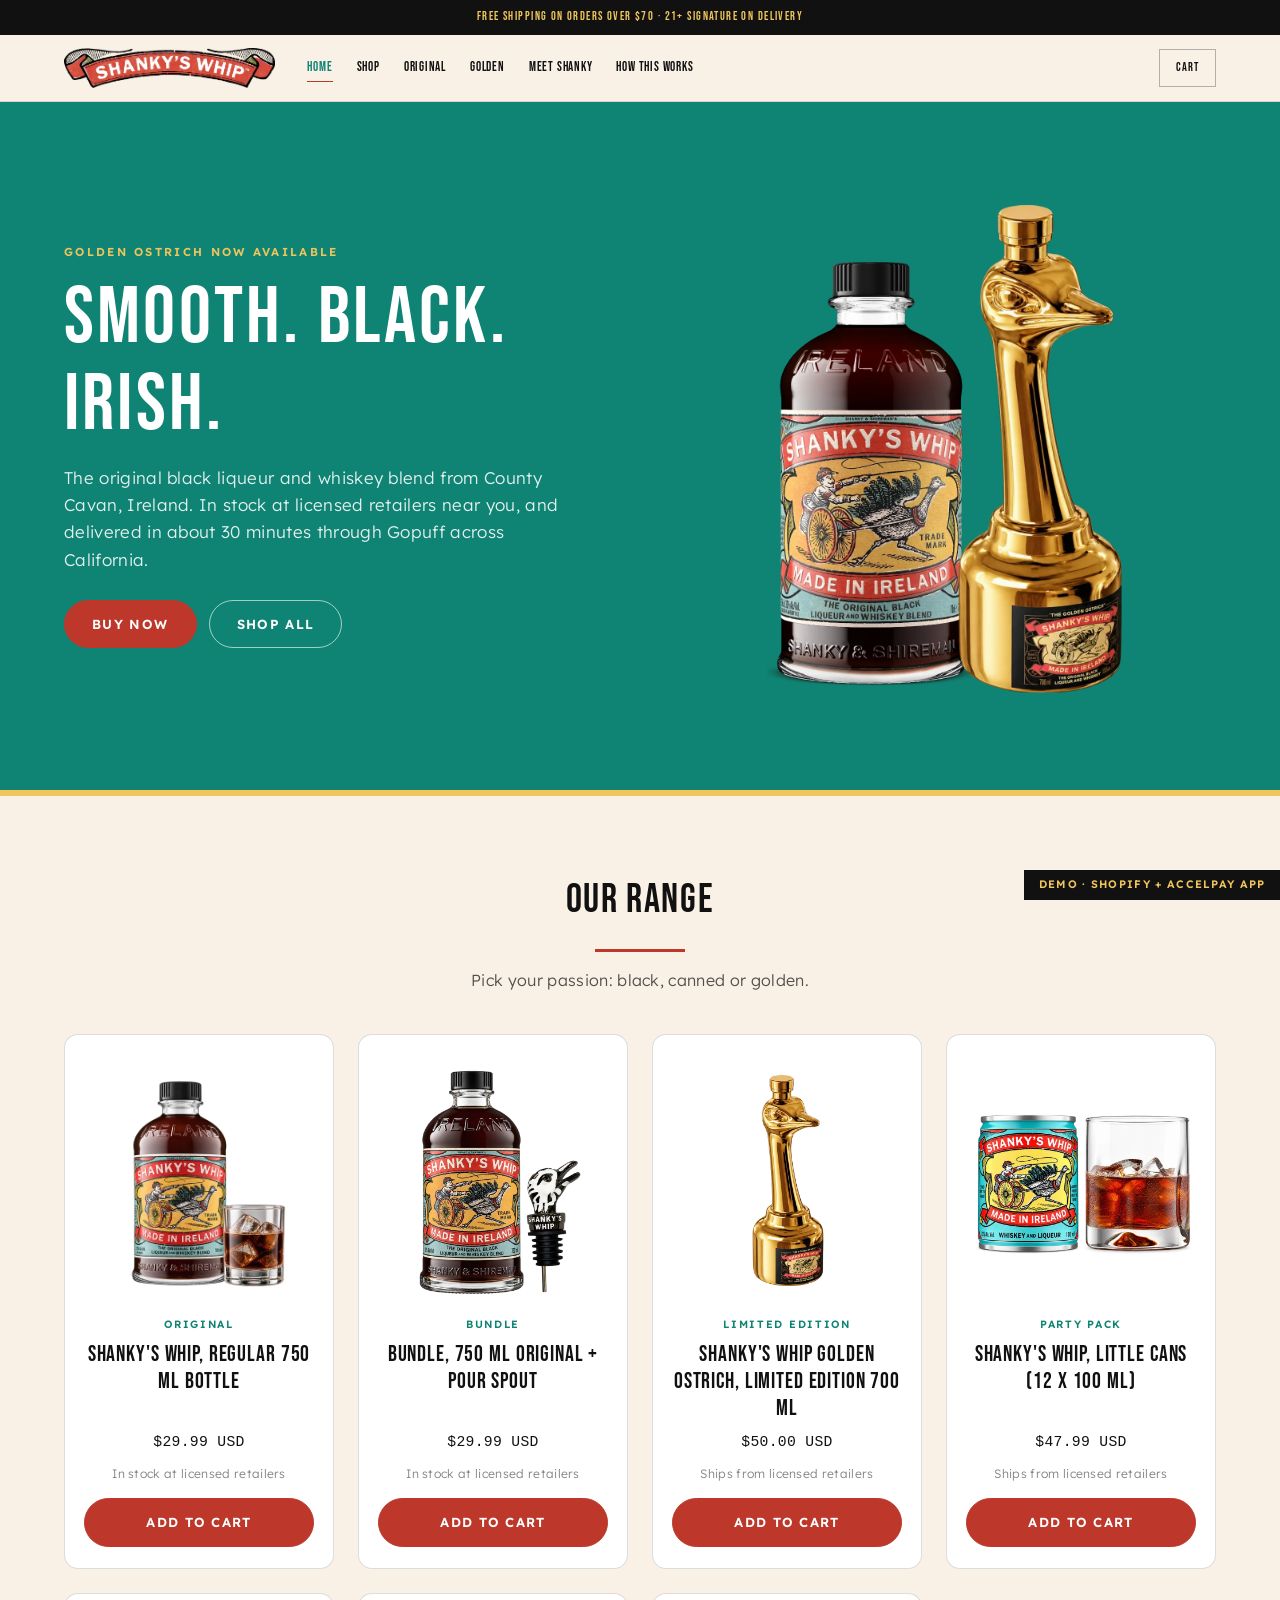
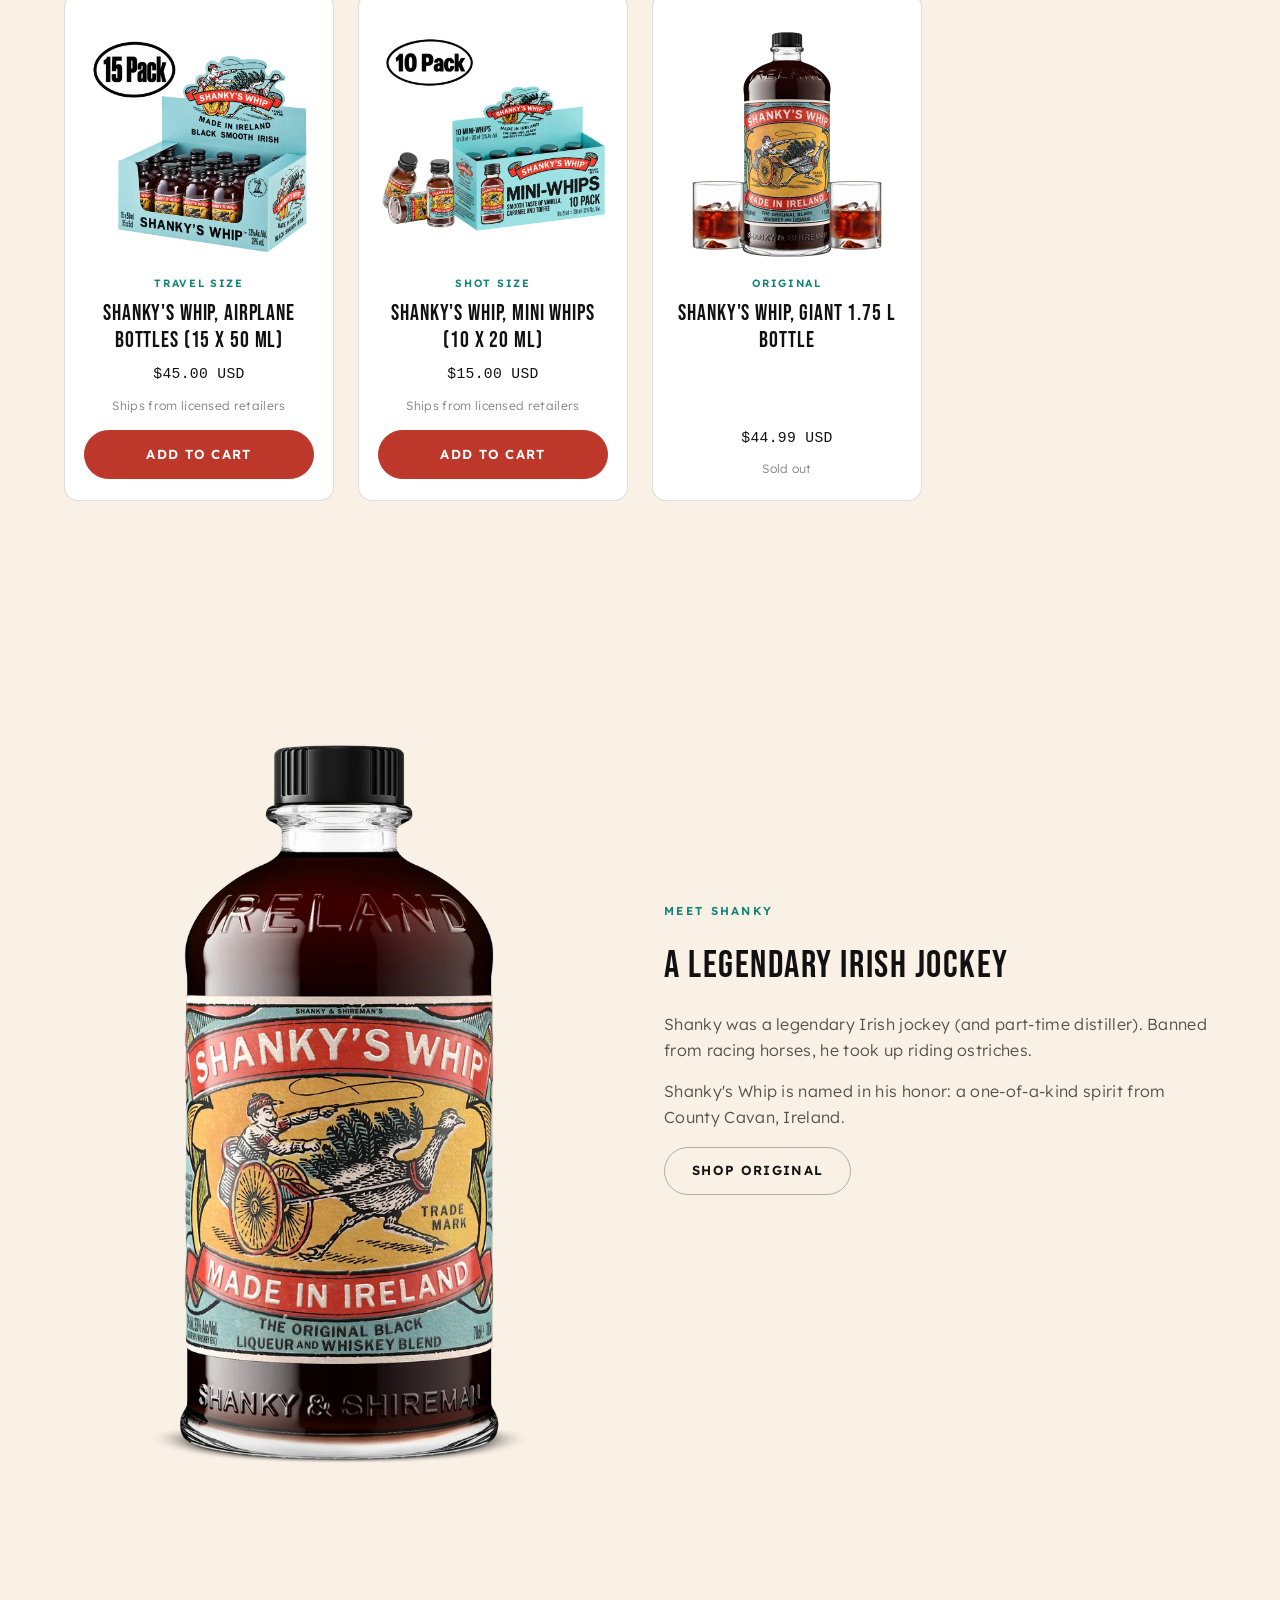
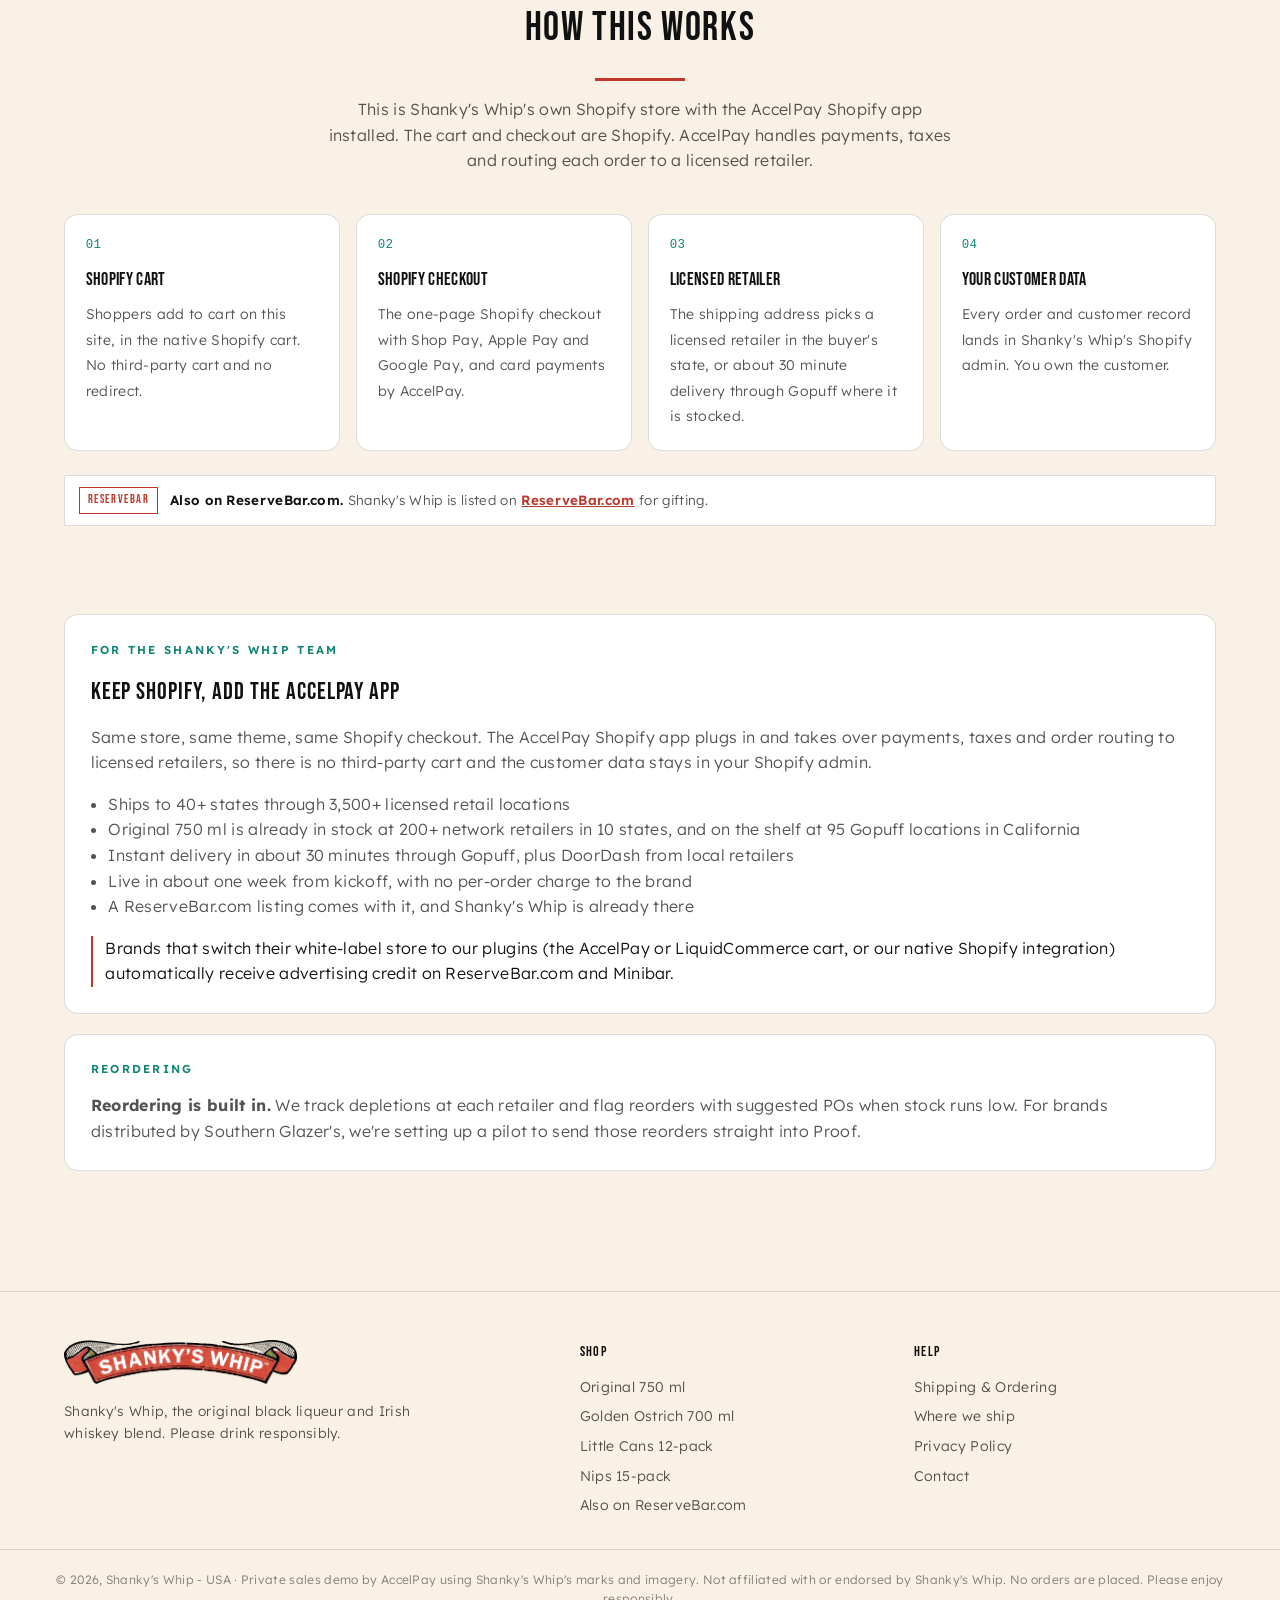
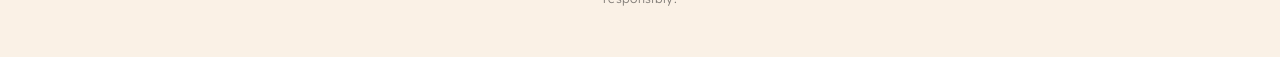
<file: index.html>
<!doctype html>
<html lang="en">
<head>
<meta charset="utf-8">
<meta name="viewport" content="width=device-width,initial-scale=1">
<title>Shanky&#x27;s Whip - USA | AccelPay demo</title>
<meta name="robots" content="noindex,nofollow">
<link rel="icon" href="assets/favicon.webp">
<link rel="preconnect" href="https://fonts.googleapis.com">
<link rel="preconnect" href="https://fonts.gstatic.com" crossorigin>
<link rel="stylesheet" href="https://fonts.googleapis.com/css2?family=Bebas+Neue&family=Lexend:wght@300;400;600;700&display=swap">
<link rel="stylesheet" href="styles.css?v=1">
</head>
<body>
<div class="announce">Free shipping on orders over $70 · 21+ signature on delivery</div>
<header class="top">
  <div class="hdr">
    <a href="index.html" class="brand-link"><img class="logo" src="assets/logo-png.webp" alt="Shanky&#x27;s Whip"></a>
    <nav class="main">
      <a href="index.html" aria-current="page">Home</a><a href="index.html#shop">Shop</a><a href="product.html">Original</a><a href="product.html?p=shankys-whip-golden-ostrich-700ml">Golden</a><a href="index.html#story">Meet Shanky</a><a href="index.html#how">How this works</a>
    </nav>
    <div class="hdr-actions">
      <button class="burger" id="burger" aria-label="Menu">&#9776;</button>
      <button class="cart-pill" data-cart-toggle aria-label="Open cart">
        <span class="lbl">Cart</span>
        <span class="count" data-cart-count hidden>0</span>
      </button>
    </div>
  </div>
</header>

<section class="hero">
  <div class="hero-inner">
    <div>
      <div class="eyebrow">Golden Ostrich now available</div>
      <h1>Smooth. Black. Irish.</h1>
      <p>The original black liqueur and whiskey blend from County Cavan, Ireland. In stock at licensed retailers near you, and delivered in about 30 minutes through Gopuff across California.</p>
      <div style="display:flex;gap:.75rem;flex-wrap:wrap"><a class="btn" href="product.html">Buy now</a><a class="btn ghost" href="#shop">Shop all</a></div>
    </div>
    <div class="shot"><img src="assets/hero-bottles.webp" alt="Shanky&#x27;s Whip Original and Golden Ostrich bottles"></div>
  </div>
</section>

<section class="band" id="shop">
  <div class="section-head">
    <h2>Our range</h2>
    <div class="rule"></div>
    <p>Pick your passion: black, canned or golden.</p>
  </div>
  <div class="grid" id="collection-grid"></div>
</section>

<section class="band" id="story" style="padding-top:1rem">
  <div class="split">
    <img src="assets/p-shankys-whip-original-750ml-2.webp" alt="Shanky&#x27;s Whip">
    <div>
      <div class="eyebrow">Meet Shanky</div>
      <h2 style="font-size:clamp(1.8rem,4vw,2.4rem);margin:0 0 1rem;text-transform:uppercase">A legendary Irish jockey</h2>
      <p>Shanky was a legendary Irish jockey (and part-time distiller). Banned from racing horses, he took up riding ostriches.</p><p>Shanky&#x27;s Whip is named in his honor: a one-of-a-kind spirit from County Cavan, Ireland.</p>
      <a class="btn ghost" href="product.html">Shop Original</a>
    </div>
    
  </div>
</section>

<section class="band" id="how" style="padding-top:1rem">
  <div class="section-head">
    <h2>How this works</h2>
    <div class="rule"></div>
    <p>This is Shanky&#x27;s Whip's own Shopify store with the AccelPay Shopify app installed. The cart and checkout are Shopify. AccelPay handles payments, taxes and routing each order to a licensed retailer.</p>
  </div>
  <div class="how">
    <div class="step"><span class="n">01</span><b>Shopify cart</b><span>Shoppers add to cart on this site, in the native Shopify cart. No third-party cart and no redirect.</span></div>
    <div class="step"><span class="n">02</span><b>Shopify checkout</b><span>The one-page Shopify checkout with Shop Pay, Apple Pay and Google Pay, and card payments by AccelPay.</span></div>
    <div class="step"><span class="n">03</span><b>Licensed retailer</b><span>The shipping address picks a licensed retailer in the buyer&#x27;s state, or about 30 minute delivery through Gopuff where it is stocked.</span></div>
    <div class="step"><span class="n">04</span><b>Your customer data</b><span>Every order and customer record lands in Shanky&#x27;s Whip's Shopify admin. You own the customer.</span></div>
  </div>
  <div class="rb-note" style="margin-top:1.5rem"><span class="rb-mark">ReserveBar</span><span><b>Also on ReserveBar.com.</b> Shanky's Whip is listed on <a href="https://www.reservebar.com/products/shankys-whip/GROUPING-1729432" target="_blank" rel="noopener">ReserveBar.com</a> for gifting.</span></div>
</section>

<section class="band" style="padding-top:1rem">
  <div class="panel">
    <div class="eyebrow">For the Shanky&#x27;s Whip team</div>
    <h2>Keep Shopify, add the AccelPay app</h2>
    <p style="margin:0 0 1rem">Same store, same theme, same Shopify checkout. The AccelPay Shopify app plugs in and takes over payments, taxes and order routing to licensed retailers, so there is no third-party cart and the customer data stays in your Shopify admin.</p>
    <ul style="margin:0 0 1rem;padding-left:1.1rem"><li>Ships to 40+ states through 3,500+ licensed retail locations</li><li>Original 750 ml is already in stock at 200+ network retailers in 10 states, and on the shelf at 95 Gopuff locations in California</li><li>Instant delivery in about 30 minutes through Gopuff, plus DoorDash from local retailers</li><li>Live in about one week from kickoff, with no per-order charge to the brand</li><li>A ReserveBar.com listing comes with it, and Shanky's Whip is already there</li></ul>
    <p class="credit">Brands that switch their white-label store to our plugins (the AccelPay or LiquidCommerce cart, or our native Shopify integration) automatically receive advertising credit on ReserveBar.com and Minibar.</p>
  </div>
  <div class="panel">
    <div class="eyebrow">Reordering</div>
    <p style="margin:0" class="reorder"><b>Reordering is built in.</b> We track depletions at each retailer and flag reorders with suggested POs when stock runs low. For brands distributed by Southern Glazer's, we're setting up a pilot to send those reorders straight into Proof.</p>
  </div>
</section>
<footer class="site">
  <div class="ft">
    <div>
      <img src="assets/logo-png.webp" alt="Shanky&#x27;s Whip" style="height:44px;width:auto">
      <p style="font-size:.86rem;margin-top:1rem;max-width:24rem;color:var(--muted)">Shanky&#x27;s Whip, the original black liqueur and Irish whiskey blend. Please drink responsibly.</p>
    </div>
    <div><h4>Shop</h4><ul><li><a href="product.html">Original 750 ml</a></li><li><a href="product.html?p=shankys-whip-golden-ostrich-700ml">Golden Ostrich 700 ml</a></li><li><a href="product.html?p=shankys-whip-original-100ml-cans-12-pack">Little Cans 12-pack</a></li><li><a href="product.html?p=shankys-whip-original-50ml-airplane-15-pack">Nips 15-pack</a></li><li><a href="https://www.reservebar.com/products/shankys-whip/GROUPING-1729432" target="_blank" rel="noopener">Also on ReserveBar.com</a></li></ul></div>
    <div><h4>Help</h4><ul>
      <li><a href="index.html#how">Shipping &amp; Ordering</a></li>
      <li><a href="index.html#how">Where we ship</a></li>
      <li><a href="#">Privacy Policy</a></li>
      <li><a href="#">Contact</a></li></ul></div>
  </div>
  <div class="legal-row">
    &copy; 2026, Shanky&#x27;s Whip - USA &middot; Private sales demo by AccelPay using Shanky&#x27;s Whip's marks and imagery. Not affiliated with or endorsed by Shanky&#x27;s Whip.
    No orders are placed. Please enjoy responsibly.
  </div>
</footer>

<div class="scrim" id="scrim"></div>
<aside class="drawer" id="drawer" aria-label="Your cart">
  <div class="dh"><h2>Your cart</h2><button class="x" id="drawer-close" aria-label="Close">&times;</button></div>
  <div class="cols"><span>Product</span><span>Total</span></div>
  <div class="items" id="drawer-items"></div>
  <div class="df" id="drawer-foot"></div>
</aside>
<div class="ribbon">Demo &middot; Shopify + AccelPay app</div>
<script src="data.js?v=1"></script>
<script src="app.js?v=1"></script>
</body>
</html>
</file>
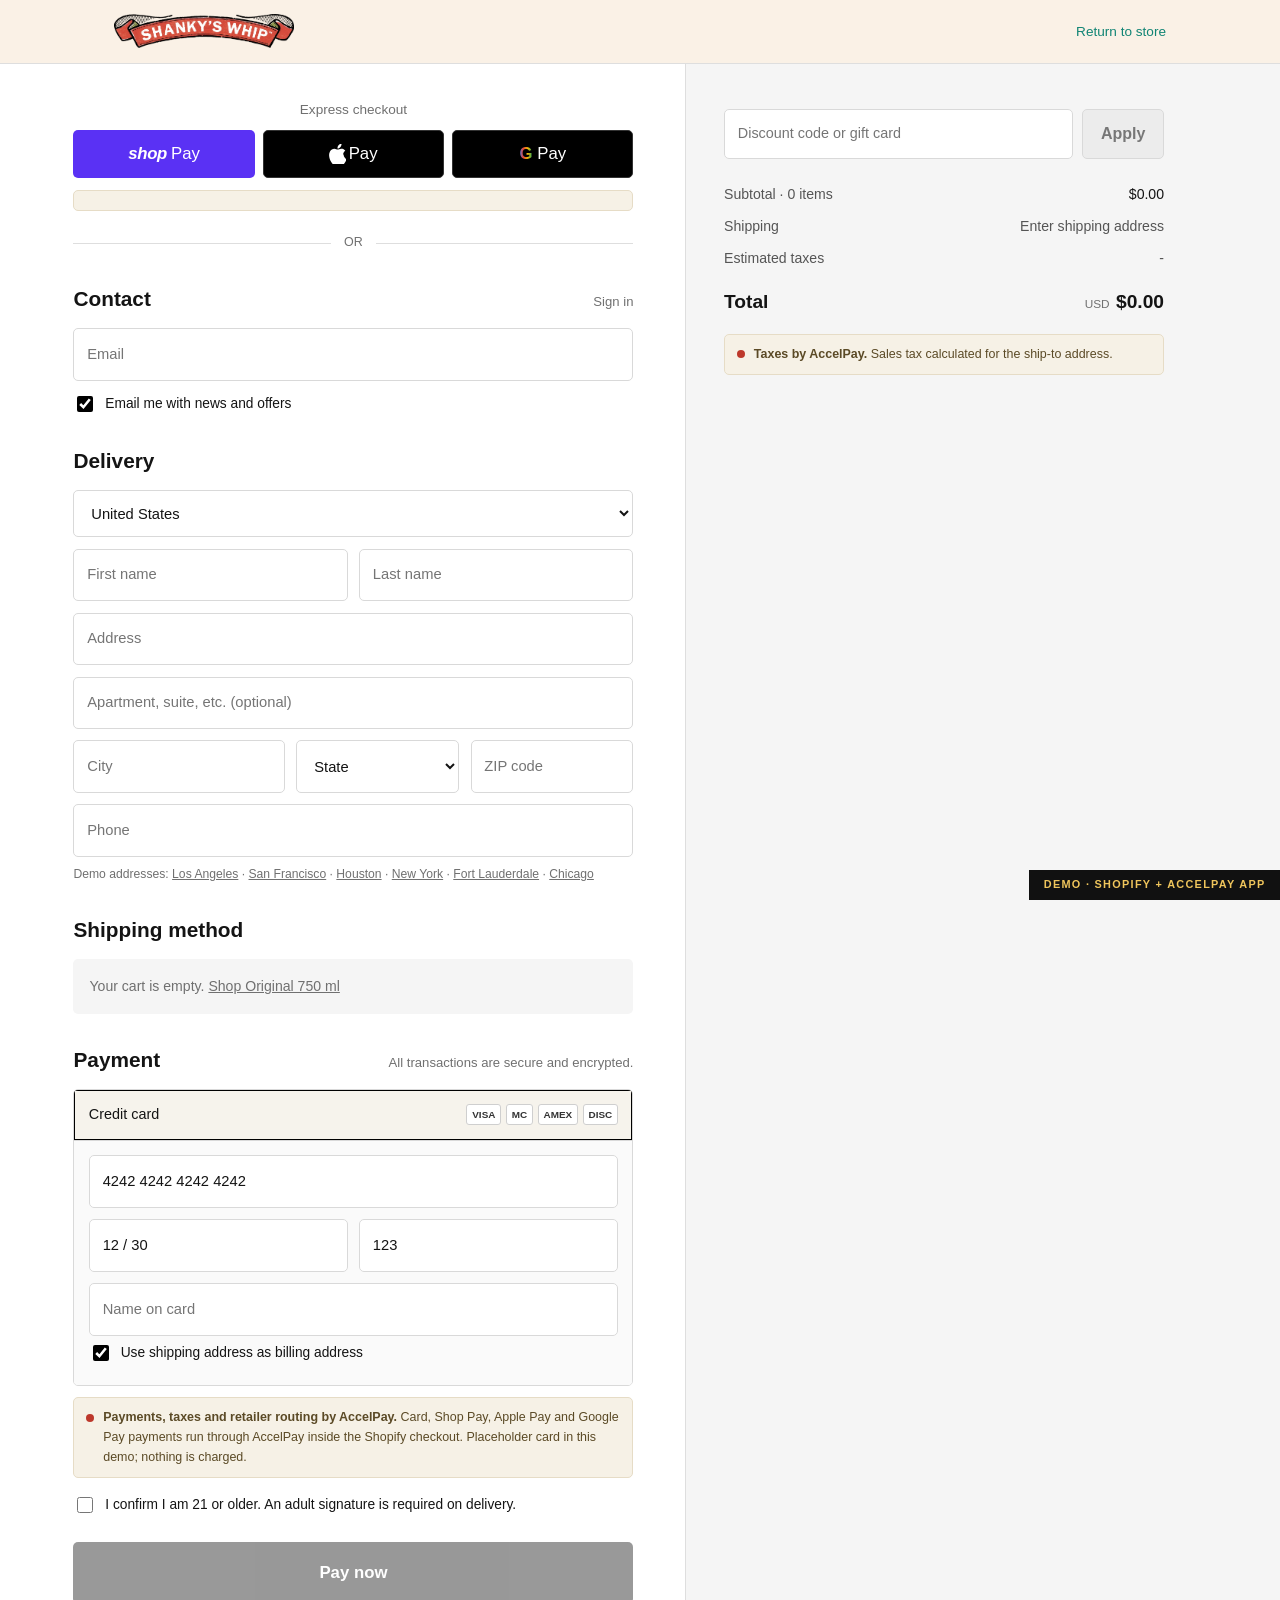
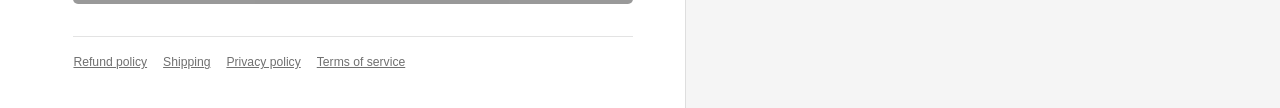
<file: checkout.html>
<!doctype html>
<html lang="en">
<head>
<meta charset="utf-8">
<meta name="viewport" content="width=device-width,initial-scale=1">
<title>Checkout | Shanky&#x27;s Whip - USA</title>
<meta name="robots" content="noindex,nofollow">
<link rel="icon" href="assets/favicon.webp">
<link rel="preconnect" href="https://fonts.googleapis.com">
<link rel="preconnect" href="https://fonts.gstatic.com" crossorigin>
<link rel="stylesheet" href="https://fonts.googleapis.com/css2?family=Bebas+Neue&family=Lexend:wght@300;400;600;700&display=swap">
<link rel="stylesheet" href="styles.css?v=1">
</head>
<body class="co">
<div class="co-head"><div class="in">
  <a href="index.html"><img src="assets/logo-png.webp" alt="Shanky&#x27;s Whip"></a>
  <a class="bag" href="product.html">Return to store</a>
</div></div>

<div id="confirmed" hidden>
  <div class="thanks">
    <h1>Thank you!</h1>
    <p>This is a demo, so nothing was charged and no order was sent.</p>
    <p class="num" id="order-num"></p>
    <p id="order-by"></p>
    <p id="order-total"></p>
    <p style="font-size:.85rem">On the live store, this order and the customer record appear in Shanky&#x27;s Whip's Shopify admin.</p>
    <a class="pay-btn" href="index.html" style="display:inline-block;width:auto;padding:.9rem 1.6rem;text-decoration:none">Continue shopping</a>
  </div>
</div>

<div id="checkout-view" class="checkout">
  <div class="co-left"><div class="inner">
    <form id="co-form" autocomplete="off">
      <div class="xp-title">Express checkout</div>
      <div id="xpay-top"></div>
      <div id="xpay-note" class="callout" hidden></div>
      <div class="or"><span>OR</span></div>
      <div class="co-h">Contact <small>Sign in</small></div>
      <input class="co-field" type="email" name="email" placeholder="Email" required>
      <label class="co-chk"><input type="checkbox" checked> Email me with news and offers</label>

      <div class="co-h">Delivery</div>
      <select class="co-field" aria-label="Country/Region"><option>United States</option></select>
      <div class="co-row">
        <input class="co-field" name="first" placeholder="First name" required>
        <input class="co-field" name="last" placeholder="Last name" required>
      </div>
      <input class="co-field" name="address1" placeholder="Address" required>
      <input class="co-field" name="address2" placeholder="Apartment, suite, etc. (optional)">
      <div class="co-row3">
        <input class="co-field" name="city" placeholder="City" required>
        <select class="co-field" id="state" aria-label="State" required><option value="">State</option><option value="AL">Alabama</option><option value="AK">Alaska</option><option value="AZ">Arizona</option><option value="AR">Arkansas</option><option value="CA">California</option><option value="CO">Colorado</option><option value="CT">Connecticut</option><option value="DE">Delaware</option><option value="DC">District of Columbia</option><option value="FL">Florida</option><option value="GA">Georgia</option><option value="HI">Hawaii</option><option value="ID">Idaho</option><option value="IL">Illinois</option><option value="IN">Indiana</option><option value="IA">Iowa</option><option value="KS">Kansas</option><option value="KY">Kentucky</option><option value="LA">Louisiana</option><option value="ME">Maine</option><option value="MD">Maryland</option><option value="MA">Massachusetts</option><option value="MI">Michigan</option><option value="MN">Minnesota</option><option value="MS">Mississippi</option><option value="MO">Missouri</option><option value="MT">Montana</option><option value="NE">Nebraska</option><option value="NV">Nevada</option><option value="NH">New Hampshire</option><option value="NJ">New Jersey</option><option value="NM">New Mexico</option><option value="NY">New York</option><option value="NC">North Carolina</option><option value="ND">North Dakota</option><option value="OH">Ohio</option><option value="OK">Oklahoma</option><option value="OR">Oregon</option><option value="PA">Pennsylvania</option><option value="RI">Rhode Island</option><option value="SC">South Carolina</option><option value="SD">South Dakota</option><option value="TN">Tennessee</option><option value="TX">Texas</option><option value="UT">Utah</option><option value="VT">Vermont</option><option value="VA">Virginia</option><option value="WA">Washington</option><option value="WV">West Virginia</option><option value="WI">Wisconsin</option><option value="WY">Wyoming</option></select>
        <input class="co-field" id="zip" name="zip" placeholder="ZIP code" inputmode="numeric" maxlength="5" required>
      </div>
      <input class="co-field" name="phone" placeholder="Phone" type="tel">
      <div style="font-size:.76rem;color:#707070;margin:-.2rem 0 .3rem">Demo addresses:
        <a href="#" data-fill="8000 W Sunset Blvd|Los Angeles|90046" onclick="return false">Los Angeles</a> &middot;
        <a href="#" data-fill="2000 Mission St|San Francisco|94110" onclick="return false">San Francisco</a> &middot;
        <a href="#" data-fill="1001 Westheimer Rd|Houston|77006" onclick="return false">Houston</a> &middot;
        <a href="#" data-fill="350 E 13th St|New York|10009" onclick="return false">New York</a> &middot;
        <a href="#" data-fill="100 E Las Olas Blvd|Fort Lauderdale|33301" onclick="return false">Fort Lauderdale</a> &middot;
        <a href="#" data-fill="233 S Wacker Dr|Chicago|60606" onclick="return false">Chicago</a>
      </div>

      <div class="co-h">Shipping method</div>
      <div id="rates"></div>

      <div class="co-h">Payment <small>All transactions are secure and encrypted.</small></div>
      <div class="pay-box">
        <div class="ph"><span>Credit card</span><span class="cards"><span>VISA</span><span>MC</span><span>AMEX</span><span>DISC</span></span></div>
        <div class="pb">
          <input class="co-field" placeholder="Card number" value="4242 4242 4242 4242" aria-label="Card number">
          <div class="co-row">
            <input class="co-field" placeholder="Expiration date (MM / YY)" value="12 / 30" aria-label="Expiration">
            <input class="co-field" placeholder="Security code" value="123" aria-label="Security code">
          </div>
          <input class="co-field" placeholder="Name on card" aria-label="Name on card" style="margin-bottom:.3rem">
          <label class="co-chk"><input type="checkbox" checked> Use shipping address as billing address</label>
        </div>
      </div>
      <div class="callout"><span class="dot"></span><span><b>Payments, taxes and retailer routing by AccelPay.</b> Card, Shop Pay, Apple Pay and Google Pay payments run through AccelPay inside the Shopify checkout. Placeholder card in this demo; nothing is charged.</span></div>
      <label class="co-chk" style="margin-top:1rem"><input type="checkbox" required> I confirm I am 21 or older. An adult signature is required on delivery.</label>
      <button class="pay-btn" id="pay" type="submit" disabled>Pay now</button>
      <div class="co-links"><a href="#">Refund policy</a><a href="#">Shipping</a><a href="#">Privacy policy</a><a href="#">Terms of service</a></div>
    </form>
  </div></div>
  <div class="co-right"><div class="inner" id="os"></div></div>
</div>
<div class="ribbon">Demo &middot; Shopify + AccelPay app</div>
<script src="data.js?v=1"></script>
<script src="app.js?v=1"></script>
</body>
</html>
</file>
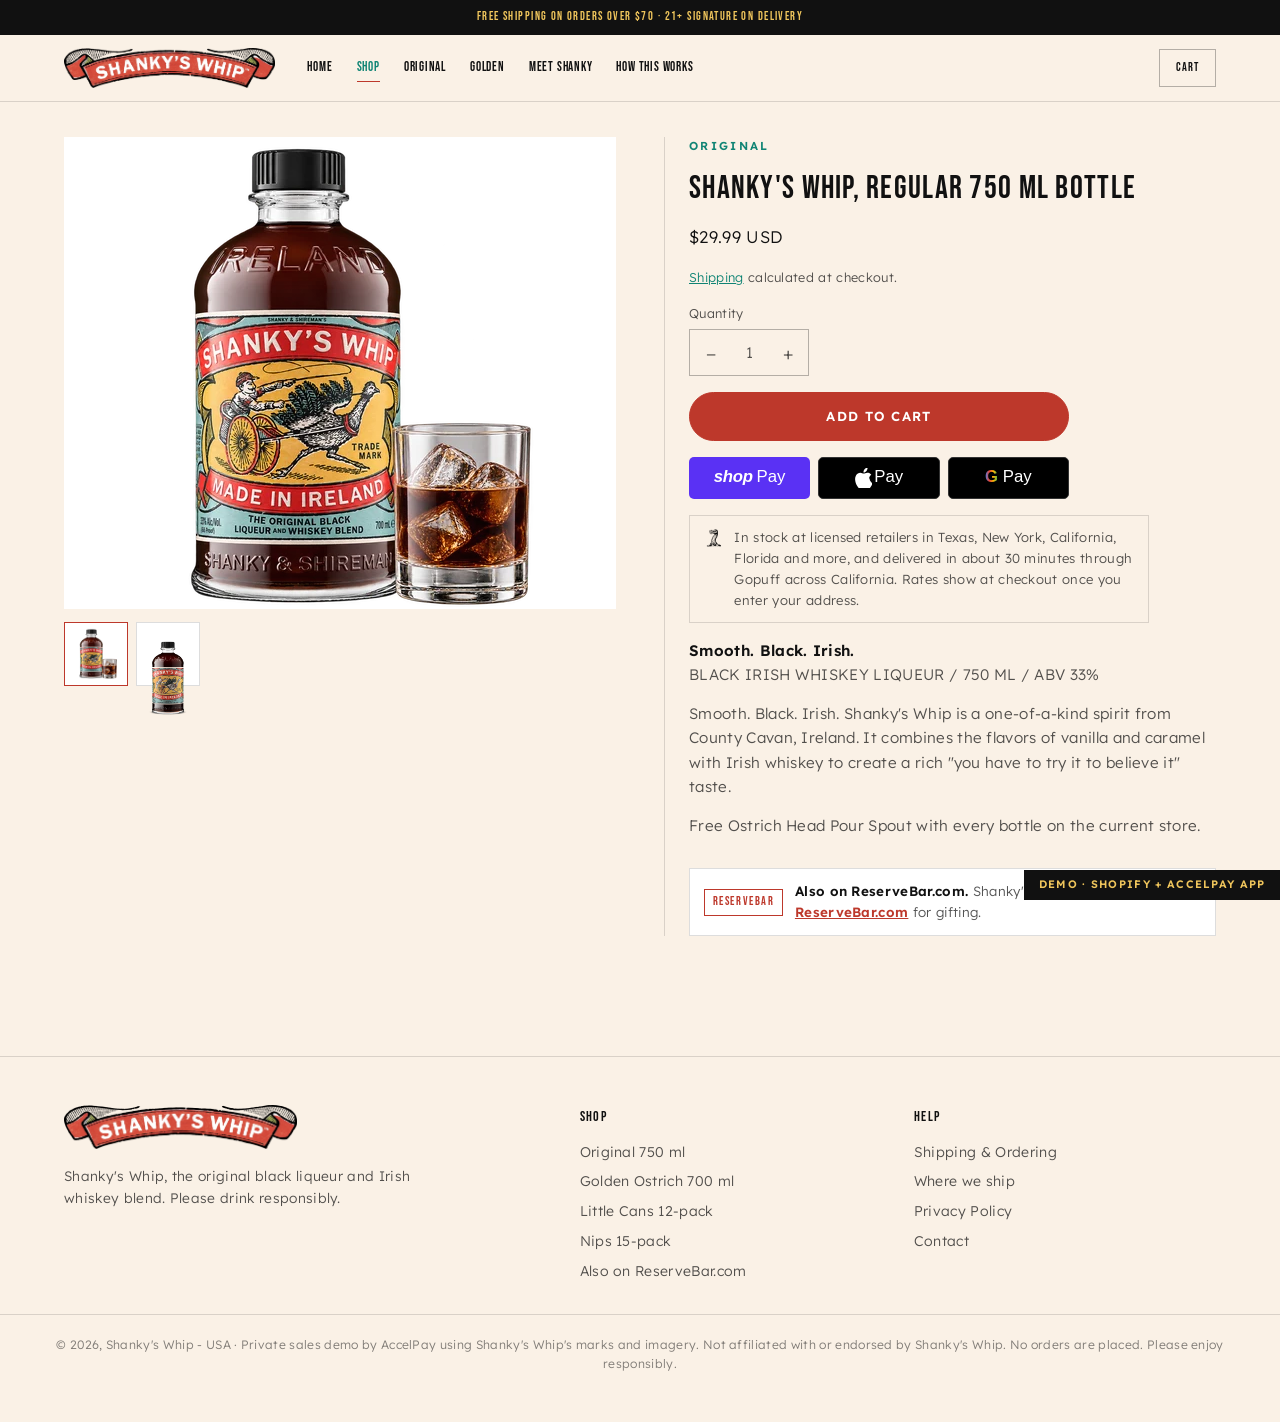
<file: product.html>
<!doctype html>
<html lang="en">
<head>
<meta charset="utf-8">
<meta name="viewport" content="width=device-width,initial-scale=1">
<title>Shanky&#x27;s Whip, Regular 750 ml Bottle | Shanky&#x27;s Whip - USA</title>
<meta name="robots" content="noindex,nofollow">
<link rel="icon" href="assets/favicon.webp">
<link rel="preconnect" href="https://fonts.googleapis.com">
<link rel="preconnect" href="https://fonts.gstatic.com" crossorigin>
<link rel="stylesheet" href="https://fonts.googleapis.com/css2?family=Bebas+Neue&family=Lexend:wght@300;400;600;700&display=swap">
<link rel="stylesheet" href="styles.css?v=1">
</head>
<body>
<div class="announce">Free shipping on orders over $70 · 21+ signature on delivery</div>
<header class="top">
  <div class="hdr">
    <a href="index.html" class="brand-link"><img class="logo" src="assets/logo-png.webp" alt="Shanky&#x27;s Whip"></a>
    <nav class="main">
      <a href="index.html">Home</a><a href="index.html#shop" aria-current="page">Shop</a><a href="product.html">Original</a><a href="product.html?p=shankys-whip-golden-ostrich-700ml">Golden</a><a href="index.html#story">Meet Shanky</a><a href="index.html#how">How this works</a>
    </nav>
    <div class="hdr-actions">
      <button class="burger" id="burger" aria-label="Menu">&#9776;</button>
      <button class="cart-pill" data-cart-toggle aria-label="Open cart">
        <span class="lbl">Cart</span>
        <span class="count" data-cart-count hidden>0</span>
      </button>
    </div>
  </div>
</header>

<main class="band" style="padding-top:2.2rem">
  <div class="pdp" id="pdp" data-handle="shankys-whip-original-750ml"></div>
</main>
<script>
(function () { var p = new URLSearchParams(location.search).get('p'); if (p) document.getElementById('pdp').setAttribute('data-handle', p); })();
</script>
<footer class="site">
  <div class="ft">
    <div>
      <img src="assets/logo-png.webp" alt="Shanky&#x27;s Whip" style="height:44px;width:auto">
      <p style="font-size:.86rem;margin-top:1rem;max-width:24rem;color:var(--muted)">Shanky&#x27;s Whip, the original black liqueur and Irish whiskey blend. Please drink responsibly.</p>
    </div>
    <div><h4>Shop</h4><ul><li><a href="product.html">Original 750 ml</a></li><li><a href="product.html?p=shankys-whip-golden-ostrich-700ml">Golden Ostrich 700 ml</a></li><li><a href="product.html?p=shankys-whip-original-100ml-cans-12-pack">Little Cans 12-pack</a></li><li><a href="product.html?p=shankys-whip-original-50ml-airplane-15-pack">Nips 15-pack</a></li><li><a href="https://www.reservebar.com/products/shankys-whip/GROUPING-1729432" target="_blank" rel="noopener">Also on ReserveBar.com</a></li></ul></div>
    <div><h4>Help</h4><ul>
      <li><a href="index.html#how">Shipping &amp; Ordering</a></li>
      <li><a href="index.html#how">Where we ship</a></li>
      <li><a href="#">Privacy Policy</a></li>
      <li><a href="#">Contact</a></li></ul></div>
  </div>
  <div class="legal-row">
    &copy; 2026, Shanky&#x27;s Whip - USA &middot; Private sales demo by AccelPay using Shanky&#x27;s Whip's marks and imagery. Not affiliated with or endorsed by Shanky&#x27;s Whip.
    No orders are placed. Please enjoy responsibly.
  </div>
</footer>

<div class="scrim" id="scrim"></div>
<aside class="drawer" id="drawer" aria-label="Your cart">
  <div class="dh"><h2>Your cart</h2><button class="x" id="drawer-close" aria-label="Close">&times;</button></div>
  <div class="cols"><span>Product</span><span>Total</span></div>
  <div class="items" id="drawer-items"></div>
  <div class="df" id="drawer-foot"></div>
</aside>
<div class="ribbon">Demo &middot; Shopify + AccelPay app</div>
<script src="data.js?v=1"></script>
<script src="app.js?v=1"></script>
</body>
</html>
</file>
<file: styles.css>
/* Shanky's Whip x AccelPay demo. Base: leportier-accelpay-demo. Palette from shankyswhip.com: cream #faf1e6 ground, red #bd382b, teal #108474, gold #efc55c, black type; poster-style headings. */

:root {
  --black: #faf1e6; --panel: #ffffff; --panel-2: #f3e6d4; --ink: #111111;
  --muted: rgba(17,17,17,.72); --muted-2: rgba(17,17,17,.52);
  --line: rgba(17,17,17,.14); --line-2: rgba(17,17,17,.3);
  --gold: #bd382b; --gold-hi: #108474; --gold-soft: rgba(189,56,43,.12); --green: #108474; --red: #bd382b;
  --head: #111111; --btn-ink: #ffffff; --img-bg: #ffffff; --drawer-bg: #faf1e6; --ann-bg: #111111; --ann-ink: #efc55c; --co-head-bg: #faf1e6;
  --serif: "Bebas Neue", Impact, sans-serif; --sans: "Lexend", -apple-system, BlinkMacSystemFont, "Helvetica Neue", Arial, sans-serif;
  --mono: ui-monospace, SFMono-Regular, Menlo, monospace; --maxw: 1200px; --btn-radius: 999px;
  --cart-glyph: url("data:image/svg+xml;utf8,<svg xmlns='http://www.w3.org/2000/svg' viewBox='0 0 24 24' fill='none' stroke='black' stroke-width='2' stroke-linecap='round' stroke-linejoin='round'><path d='M6 2 3 6v14a2 2 0 0 0 2 2h14a2 2 0 0 0 2-2V6l-3-4z'/><path d='M3 6h18'/><path d='M16 10a4 4 0 0 1-8 0'/></svg>");
}

* { box-sizing: border-box; }
html { scroll-behavior: smooth; }
body {
  margin: 0; background: var(--black); color: var(--ink);
  font-family: var(--sans); font-weight: 300; font-size: 16px; line-height: 1.6;
  letter-spacing: .02em; -webkit-font-smoothing: antialiased;
}
img { max-width: 100%; display: block; }
a { color: inherit; }
button { font: inherit; cursor: pointer; color: inherit; }
:focus-visible { outline: 2px solid var(--gold); outline-offset: 2px; }

/* ---------------------------------------------------------------- header */
.announce {
  background: var(--ann-bg); color: var(--ann-ink); text-align: center;
  font-family: var(--serif); font-size: .74rem; letter-spacing: .12em;
  text-transform: uppercase; padding: .5rem 1rem;
}
header.top { position: sticky; top: 0; z-index: 60; background: var(--black); border-bottom: 1px solid var(--line); }
.hdr { max-width: var(--maxw); margin: 0 auto; padding: .8rem 1.5rem; display: flex; align-items: center; gap: 2rem; }
.hdr img.logo { height: 62px; width: auto; }
nav.main { display: flex; gap: 1.5rem; flex-wrap: wrap; }
nav.main a {
  font-family: var(--serif); font-size: .82rem; letter-spacing: .06em; text-transform: uppercase;
  text-decoration: none; color: var(--head); padding: .2rem 0; border-bottom: 1px solid transparent;
}
nav.main a:hover, nav.main a[aria-current] { color: var(--gold-hi); border-bottom-color: var(--gold); }
.hdr-actions { margin-left: auto; display: flex; align-items: center; gap: .75rem; }
.cart-pill {
  display: inline-flex; align-items: center; gap: .5rem; background: transparent;
  border: 1px solid var(--line-2); color: var(--head); padding: .5rem 1rem;
  font-family: var(--serif); font-size: .78rem; letter-spacing: .08em; text-transform: uppercase;
}
.cart-pill:hover { border-color: var(--gold); color: var(--gold-hi); }
.cart-pill .count {
  background: var(--gold); color: var(--btn-ink); min-width: 1.35rem; height: 1.35rem; border-radius: 999px;
  display: inline-grid; place-items: center; font-family: var(--mono); font-size: .7rem; padding: 0 .3rem;
}
.cart-pill .count[hidden] { display: none; }
.burger { display: none; background: none; border: none; font-size: 1.5rem; line-height: 1; color: var(--head); }

/* ---------------------------------------------------------------- type + buttons */
.eyebrow { font-family: var(--sans); font-size: .72rem; font-weight: 600; letter-spacing: .2em; text-transform: uppercase; color: var(--gold-hi); margin-bottom: .9rem; }
h1, h2, h3 { font-family: var(--serif); font-weight: 400; letter-spacing: .03em; }
.rule { width: 190px; height: 2px; margin: 1.1rem auto 0; background: linear-gradient(90deg, transparent, var(--gold), transparent); }

.btn {
  display: inline-flex; align-items: center; justify-content: center; gap: .5rem;
  background: var(--gold); color: var(--btn-ink); border: 1px solid var(--gold); border-radius: var(--btn-radius, 0);
  padding: .8rem 1.7rem; font-family: var(--sans); font-weight: 600; font-size: .82rem;
  letter-spacing: .1em; text-transform: uppercase; text-decoration: none;
}
.btn:hover { background: var(--gold-hi); border-color: var(--gold-hi); }
.btn.ghost { background: transparent; color: var(--head); border-color: var(--line-2); }
.btn.ghost:hover { border-color: var(--gold); color: var(--gold-hi); }
.btn:disabled { opacity: .4; cursor: not-allowed; }
.btn.block { width: 100%; }

/* ---------------------------------------------------------------- hero */
.hero { position: relative; overflow: hidden; border-bottom: 1px solid var(--line); }
.hero-inner { max-width: var(--maxw); margin: 0 auto; padding: 4rem 1.5rem; display: grid; grid-template-columns: 1.05fr 1fr; gap: 3rem; align-items: center; }
.hero h1 { font-size: clamp(2.3rem, 5.4vw, 3.8rem); line-height: 1.08; margin: 0 0 1rem; text-transform: uppercase; }
.hero p { color: var(--muted); font-size: 1.06rem; margin: 0 0 1.7rem; max-width: 32rem; }
.hero .shot img { width: 100%; max-height: 560px; object-fit: contain; }

/* ---------------------------------------------------------------- sections */
.band { max-width: var(--maxw); margin: 0 auto; padding: 4.5rem 1.5rem; }
.section-head { text-align: center; margin-bottom: 2.5rem; }
.section-head h2 { font-size: clamp(1.8rem, 4vw, 2.5rem); margin: 0; text-transform: uppercase; }
.section-head p { color: var(--muted); margin: 1rem auto 0; max-width: 40rem; }

.grid { display: grid; grid-template-columns: repeat(auto-fill, minmax(240px, 1fr)); gap: 1.5rem; }
.card {
  background: var(--panel); border: 1px solid var(--line); padding: 1.4rem 1.2rem 1.3rem;
  display: flex; flex-direction: column; gap: .55rem; text-align: center; text-decoration: none; color: inherit;
}
.card:hover { border-color: var(--gold); }
.card .shot { height: 250px; display: grid; place-items: center; overflow: hidden; }
.card .shot img { max-height: 250px; width: auto; object-fit: contain; }
.card h3 { font-size: 1.12rem; margin: 0; line-height: 1.25; text-transform: uppercase; min-height: 2.8rem; display: grid; place-items: center; }
.card .tag { font-size: .66rem; font-weight: 600; letter-spacing: .16em; text-transform: uppercase; color: var(--gold-hi); }
.card .price { font-family: var(--mono); font-size: .92rem; margin-top: auto; }
.card .avail { font-size: .76rem; color: var(--muted-2); }

.split { display: grid; grid-template-columns: 1fr 1fr; gap: 3rem; align-items: center; }
.split img { width: 100%; }
.split p { color: var(--muted); }

/* how it works */
.how { display: grid; grid-template-columns: repeat(4, 1fr); gap: 1rem; }
.how .step { border: 1px solid var(--line); padding: 1.3rem; background: var(--panel); }
.how .step b { display: block; font-family: var(--serif); font-weight: 400; font-size: 1.15rem; margin-bottom: .4rem; color: var(--head); }
.how .step span { font-size: .88rem; color: var(--muted); }
.how .step .n { font-family: var(--mono); color: var(--gold-hi); font-size: .78rem; display: block; margin-bottom: .6rem; }

.rb-note {
  display: flex; align-items: center; gap: .75rem; border: 1px solid var(--line); background: var(--panel);
  padding: .7rem .9rem; font-size: .84rem; color: var(--muted);
}
.rb-note b { color: var(--head); font-weight: 600; }
.rb-note a { color: var(--gold-hi); }
.rb-mark { font-family: var(--serif); font-size: .72rem; letter-spacing: .14em; text-transform: uppercase; border: 1px solid var(--gold); color: var(--gold-hi); padding: .2rem .45rem; white-space: nowrap; }

/* ---------------------------------------------------------------- product page (Shopify theme) */
.pdp { display: grid; grid-template-columns: minmax(0,1fr) minmax(0,1fr); gap: 3rem; align-items: start; }
.pdp .gallery { display: flex; flex-direction: column; gap: .8rem; min-width: 0; }
.pdp .gallery .main { background: var(--img-bg); display: grid; place-items: center; min-height: 420px; }
.pdp .gallery .main img { max-height: 560px; width: auto; object-fit: contain; }
.pdp .thumbs { display: flex; gap: .5rem; }
.pdp .thumbs button { width: 64px; height: 64px; border: 1px solid var(--line); background: var(--img-bg); padding: 3px; display: grid; place-items: center; }
.pdp .thumbs button[aria-selected="true"] { border-color: var(--gold); }
.pdp .thumbs img { max-height: 100%; width: auto; }
.pdp .info { display: flex; flex-direction: column; gap: 1rem; min-width: 0; padding-left: 1.5rem; border-left: 1px solid var(--line); }
.pdp h1 { font-size: 2rem; margin: 0; text-transform: uppercase; line-height: 1.15; }
.pdp .price { font-size: 1.05rem; }
.pdp .small { font-size: .8rem; color: var(--muted); }
.pdp .small a { color: var(--gold-hi); }
.pdp .qty-wrap { display: flex; flex-direction: column; gap: .35rem; font-size: .8rem; color: var(--muted); }
.pdp .desc p { color: var(--muted); margin: 0 0 .9rem; font-size: .95rem; }
.pdp .desc b { color: var(--head); font-weight: 600; }
.qty { display: inline-flex; align-items: center; border: 1px solid var(--line-2); width: max-content; }
.qty button { background: none; border: none; width: 2.6rem; min-height: 2.8rem; font-size: 1.1rem; }
.qty span, .qty input { font-family: var(--sans); min-width: 2.2rem; text-align: center; font-size: .95rem; }
.atc { max-width: 380px; }
.fulfil-line { display: flex; gap: .6rem; align-items: flex-start; font-size: .82rem; color: var(--muted); border: 1px solid var(--line); padding: .7rem .8rem; max-width: 460px; }
.fulfil-line img { width: 22px; height: 22px; border-radius: 5px; flex: none; }
.notice { font-size: .85rem; color: var(--muted); border-left: 2px solid var(--gold); padding: .2rem 0 .2rem .75rem; }

/* ---------------------------------------------------------------- Shopify cart drawer (Dawn-style) */
.scrim { position: fixed; inset: 0; background: rgba(0,0,0,.6); opacity: 0; pointer-events: none; transition: opacity .25s; z-index: 90; }
.scrim.on { opacity: 1; pointer-events: auto; }
.drawer { position: fixed; top: 0; right: 0; height: 100%; width: min(420px, 100%); background: var(--drawer-bg); border-left: 1px solid var(--line); z-index: 100; display: flex; flex-direction: column; transform: translateX(100%); transition: transform .28s ease; }
.drawer.on { transform: none; }
.drawer .dh { display: flex; align-items: center; justify-content: space-between; padding: 1.4rem 1.5rem 1rem; }
.drawer .dh h2 { font-size: 1.5rem; margin: 0; }
.drawer .x { background: none; border: none; font-size: 1.7rem; line-height: 1; color: var(--muted); }
.drawer .cols { display: flex; justify-content: space-between; font-size: .66rem; letter-spacing: .12em; text-transform: uppercase; color: var(--muted-2); padding: 0 1.5rem .6rem; border-bottom: 1px solid var(--line); }
.drawer .items { flex: 1; overflow-y: auto; padding: 0 1.5rem; }
.cline { display: grid; grid-template-columns: 76px minmax(0,1fr) auto; gap: 1rem; padding: 1.2rem 0; border-bottom: 1px solid var(--line); }
.cline .im { background: var(--img-bg); display: grid; place-items: center; height: 92px; }
.cline .im img { max-height: 88px; width: auto; }
.cline .nm { font-size: .92rem; line-height: 1.3; }
.cline .pr { font-size: .84rem; color: var(--muted); margin: .2rem 0 .6rem; }
.cline .qrow { display: flex; align-items: center; gap: .6rem; }
.cline .qty button { min-height: 2.2rem; width: 2.2rem; }
.cline .rm { background: none; border: none; color: var(--muted); font-size: 1rem; padding: 0; }
.cline .tot { font-size: .9rem; }
.empty { text-align: center; color: var(--muted); padding: 3rem 1rem; }
.drawer .df { border-top: 1px solid var(--line); padding: 1.2rem 1.5rem 1.5rem; display: flex; flex-direction: column; gap: .7rem; }
.drawer .df .est { display: flex; justify-content: space-between; font-size: 1rem; }
.drawer .df .small { font-size: .78rem; color: var(--muted); }

/* ---------------------------------------------------------------- Shopify one-page checkout */
body.co { background: #fff; color: #141414; font-family: -apple-system, BlinkMacSystemFont, "Segoe UI", Roboto, "Helvetica Neue", Arial, sans-serif; font-weight: 400; letter-spacing: 0; }
.co-head { border-bottom: 1px solid #dedede; background: var(--co-head-bg); }
.co-head .in { max-width: 1100px; margin: 0 auto; padding: .9rem 1.5rem; display: flex; align-items: center; justify-content: space-between; }
.co-head img { height: 54px; width: auto; }
.co-head a.bag { color: var(--gold-hi); font-size: .85rem; text-decoration: none; }
.checkout { display: grid; grid-template-columns: minmax(0,1.15fr) minmax(0,1fr); min-height: calc(100vh - 80px); }
.co-left { padding: 2.2rem clamp(1rem, 4vw, 3.5rem); min-width: 0; }
.co-left .inner { max-width: 560px; margin-left: auto; }
.co-right { background: #f5f5f5; border-left: 1px solid #dedede; padding: 2.2rem clamp(1rem, 3vw, 3rem); min-width: 0; }
.co-right .inner { max-width: 440px; position: sticky; top: 1.5rem; }
.co-h { font-size: 1.3rem; font-weight: 600; margin: 1.8rem 0 .8rem; display: flex; align-items: baseline; justify-content: space-between; gap: 1rem; }
.co-h:first-child { margin-top: 0; }
.co-h small { font-size: .82rem; font-weight: 400; color: #707070; }
.co-field { width: 100%; border: 1px solid #d9d9d9; border-radius: 5px; padding: .85rem .8rem; font: inherit; font-size: .92rem; margin-bottom: .7rem; background: #fff; color: #141414; min-width: 0; }
.co-field:focus { outline: none; border-color: #000; box-shadow: 0 0 0 1px #000; }
.co-row { display: grid; grid-template-columns: 1fr 1fr; gap: .7rem; }
.co-row3 { display: grid; grid-template-columns: 1.3fr 1fr 1fr; gap: .7rem; }
.co-chk { display: flex; gap: .55rem; align-items: center; font-size: .86rem; margin: .1rem 0 .4rem; }
.co-chk input { accent-color: #000; width: 16px; height: 16px; }
.co-empty { background: #f5f5f5; border-radius: 5px; padding: 1rem; font-size: .88rem; color: #707070; }
.rates { border: 1px solid #d9d9d9; border-radius: 5px; overflow: hidden; }
.rate { display: flex; align-items: center; gap: .8rem; padding: .95rem .9rem; border-bottom: 1px solid #d9d9d9; cursor: pointer; }
.rate:last-child { border-bottom: none; }
.rate.on { background: #f6f3ec; box-shadow: inset 0 0 0 1px #000; }
.rate input { accent-color: #000; width: 17px; height: 17px; flex: none; }
.rate .ic { width: 30px; height: 30px; border-radius: 7px; flex: none; }
.rate .t { flex: 1; min-width: 0; font-size: .9rem; }
.rate .t span { display: block; color: #707070; font-size: .8rem; margin-top: .1rem; }
.rate .p { font-size: .9rem; font-weight: 600; white-space: nowrap; }
.callout { display: flex; gap: .55rem; align-items: flex-start; font-size: .78rem; color: #5b4a26; background: #f6f1e6; border: 1px solid #e6dcc6; border-radius: 5px; padding: .6rem .75rem; margin-top: .7rem; }
.callout b { font-weight: 600; }
.callout .dot { width: 8px; height: 8px; border-radius: 50%; background: var(--gold); flex: none; margin-top: .35rem; }
.pay-box { border: 1px solid #d9d9d9; border-radius: 5px; overflow: hidden; }
.pay-box .ph { display: flex; justify-content: space-between; align-items: center; background: #f6f3ec; padding: .85rem .9rem; border-bottom: 1px solid #d9d9d9; font-size: .9rem; box-shadow: inset 0 0 0 1px #000; }
.pay-box .ph .cards { display: flex; gap: .3rem; }
.pay-box .ph .cards span { font-size: .62rem; font-weight: 700; border: 1px solid #cfcfcf; border-radius: 3px; padding: .1rem .3rem; background: #fff; color: #333; }
.pay-box .pb { padding: .9rem; background: #fafafa; }
.pay-btn { width: 100%; background: #000; color: #fff; border: none; border-radius: 5px; padding: 1.1rem; font-size: 1.05rem; font-weight: 600; margin-top: 1.2rem; }
.pay-btn:disabled { opacity: .4; cursor: not-allowed; }
.co-legal { font-size: .76rem; color: #707070; margin-top: .9rem; }
.co-links { display: flex; gap: 1rem; flex-wrap: wrap; font-size: .76rem; color: #707070; border-top: 1px solid #e3e3e3; margin-top: 2rem; padding-top: 1rem; }
.os-item { display: flex; gap: .9rem; align-items: center; padding: .4rem 0 1rem; }
.os-item .im { width: 64px; height: 64px; border: 1px solid #dedede; border-radius: 8px; background: var(--img-bg); position: relative; display: grid; place-items: center; padding: 4px; flex: none; }
.os-item .im img { max-height: 100%; width: auto; }
.os-item .im .q { position: absolute; top: -9px; right: -9px; background: #666; color: #fff; min-width: 21px; height: 21px; border-radius: 11px; font-size: .74rem; display: grid; place-items: center; padding: 0 5px; }
.os-item .nm { flex: 1; min-width: 0; font-size: .88rem; }
.os-item .nm span { display: block; color: #707070; font-size: .78rem; }
.os-item .pr { font-size: .88rem; }
.os-disc { display: flex; gap: .6rem; margin: .6rem 0 1.2rem; }
.os-disc input { flex: 1; min-width: 0; border: 1px solid #d9d9d9; border-radius: 5px; padding: .8rem; font: inherit; font-size: .9rem; }
.os-disc button { border: 1px solid #d9d9d9; background: #ececec; color: #777; border-radius: 5px; padding: 0 1.1rem; font-weight: 600; }
.os-line { display: flex; justify-content: space-between; font-size: .88rem; padding: .3rem 0; gap: 1rem; }
.os-line .m { color: #555; }
.os-line.total { font-size: 1.2rem; font-weight: 600; padding-top: .8rem; }
.os-line.total small { font-size: .74rem; color: #707070; font-weight: 400; margin-right: .4rem; }
.thanks { max-width: 600px; margin: 0 auto; padding: 4rem 1.5rem; text-align: center; }
.thanks h1 { font-size: 2rem; margin: 0 0 .5rem; font-weight: 600; font-family: inherit; letter-spacing: 0; }
.thanks p { color: #555; }
.thanks .num { font-family: var(--mono); color: #000; }

/* express checkout buttons (Shopify accelerated checkout) */
.xpay { display: grid; grid-template-columns: repeat(3, minmax(0,1fr)); gap: .5rem; }
.xpay .xb { height: 42px; border: none; border-radius: 5px; display: flex; align-items: center; justify-content: center; gap: .15rem; font-family: -apple-system, BlinkMacSystemFont, "Segoe UI", Roboto, Arial, sans-serif; font-size: 1.05rem; color: #fff; letter-spacing: 0; text-transform: none; }
.xpay.big .xb { height: 48px; }
.xpay .xb span { font-weight: 500; }
.xpay .shop { background: #5a31f4; }
.xpay .shop b { font-weight: 800; font-style: italic; letter-spacing: -.02em; margin-right: .1rem; }
.xpay .apple { background: #000; border: 1px solid #333; }
.xpay .google { background: #000; border: 1px solid #333; }
.xpay .google .g { font-weight: 700; background: linear-gradient(90deg,#4285f4,#ea4335,#fbbc05,#34a853); -webkit-background-clip: text; background-clip: text; color: transparent; margin-right: .15rem; }
.xp-title { text-align: center; font-size: .85rem; color: #707070; margin-bottom: .6rem; }
.or { display: flex; align-items: center; gap: .8rem; color: #707070; font-size: .78rem; margin: 1.4rem 0 .6rem; }
.or::before, .or::after { content: ""; flex: 1; height: 1px; background: #dedede; }

/* panel on the home page */
.panel { background: var(--panel); border: 1px solid var(--line); padding: 1.6rem; }
.panel + .panel { margin-top: 1.25rem; }
.panel h2 { margin: 0 0 .8rem; font-size: 1.5rem; text-transform: uppercase; }
.panel p, .panel li { color: var(--muted); }
.panel .credit { border-left: 2px solid var(--gold); padding-left: .8rem; margin: 0; color: var(--ink); }

/* ---------------------------------------------------------------- footer */
footer.site { border-top: 1px solid var(--line); margin-top: 3rem; }
.ft { max-width: var(--maxw); margin: 0 auto; padding: 3rem 1.5rem 2rem; display: grid; grid-template-columns: 1.6fr 1fr 1fr; gap: 2rem; }
.ft h4 { font-family: var(--serif); font-weight: 400; font-size: .9rem; letter-spacing: .1em; text-transform: uppercase; color: var(--head); margin: 0 0 .8rem; }
.ft ul { list-style: none; margin: 0; padding: 0; display: flex; flex-direction: column; gap: .45rem; font-size: .88rem; color: var(--muted); }
.ft a { text-decoration: none; }
.ft a:hover { color: var(--gold-hi); }
.legal-row { border-top: 1px solid var(--line); padding: 1.25rem 1.5rem 3rem; text-align: center; font-size: .76rem; color: var(--muted-2); }

.ribbon { position: fixed; right: 0; bottom: 0; z-index: 120; background: var(--gold); color: var(--btn-ink); font-size: .68rem; font-weight: 600; letter-spacing: .12em; text-transform: uppercase; padding: .4rem .9rem; }

/* ---------------------------------------------------------------- responsive */
@media (max-width: 960px) {
  .pdp { grid-template-columns: 1fr; gap: 1.5rem; }
  .pdp .info { padding-left: 0; border-left: 0; }
  .checkout { grid-template-columns: 1fr; }
  .co-right { border-left: 0; border-top: 1px solid #dedede; order: -1; }
  .co-left .inner, .co-right .inner { margin: 0 auto; position: static; }
  .hero-inner, .split { grid-template-columns: 1fr; gap: 2rem; }
  .how { grid-template-columns: 1fr 1fr; }
  .ft { grid-template-columns: 1fr 1fr; }
}
@media (max-width: 720px) {
  .co-row, .co-row3 { grid-template-columns: 1fr; gap: 0; }
  .pdp .gallery .main { min-height: 300px; }
  .pdp .gallery .main img { max-height: 340px; }
  .hdr { padding: .6rem 1rem; gap: .75rem; position: relative; }
  .hdr img.logo { height: 46px; }
  nav.main { display: none; }
  nav.main.open { display: flex; flex-direction: column; position: absolute; top: 100%; left: 0; right: 0; background: var(--black); border-bottom: 1px solid var(--line); padding: 1rem 1.5rem; gap: .9rem; }
  .burger { display: block; }
  .hdr-actions { margin-left: auto; }
  .cart-pill { padding: .5rem .8rem; }
  .cart-pill .lbl { display: none; }
  .cart-pill::before { content: ""; width: 1rem; height: 1rem; flex: none; background: currentColor; -webkit-mask: var(--cart-glyph) center/contain no-repeat; mask: var(--cart-glyph) center/contain no-repeat; }
  .band { padding: 3rem 1rem; }
  .hero-inner { padding: 2.5rem 1rem; }
  .how { grid-template-columns: 1fr; }
  .ft { grid-template-columns: 1fr; padding: 2.5rem 1rem 1.5rem; }
  .rb-note { flex-wrap: wrap; }
}


.hdr img.logo { height: 40px; }
.co-head img { height: 34px; }
h1, h2, h3 { letter-spacing: .04em; }
.hero h1 { font-size: clamp(2.8rem, 7vw, 5rem); }
.hero { background: #108474; color: #fff; border-bottom: 6px solid #efc55c; }
.hero p { color: rgba(255,255,255,.88); }
.hero .eyebrow { color: #efc55c; }
.hero .btn.ghost { color: #fff; border-color: rgba(255,255,255,.6); }
.rule { background: #bd382b; height: 3px; width: 90px; }
.card { border-radius: 14px; }
.card h3 { font-size: 1.35rem; }
.btn:hover { background: #108474; border-color: #108474; }
.btn.ghost:hover { color: #108474; border-color: #108474; }
.panel { border-radius: 14px; }
.how .step { border-radius: 14px; }
.rb-mark { border-color: #bd382b; color: #bd382b; }
.rb-note a { color: #bd382b; font-weight: 600; }
.ribbon { background: #111; color: #efc55c; }
.callout .dot { background: #bd382b; }
</file>
